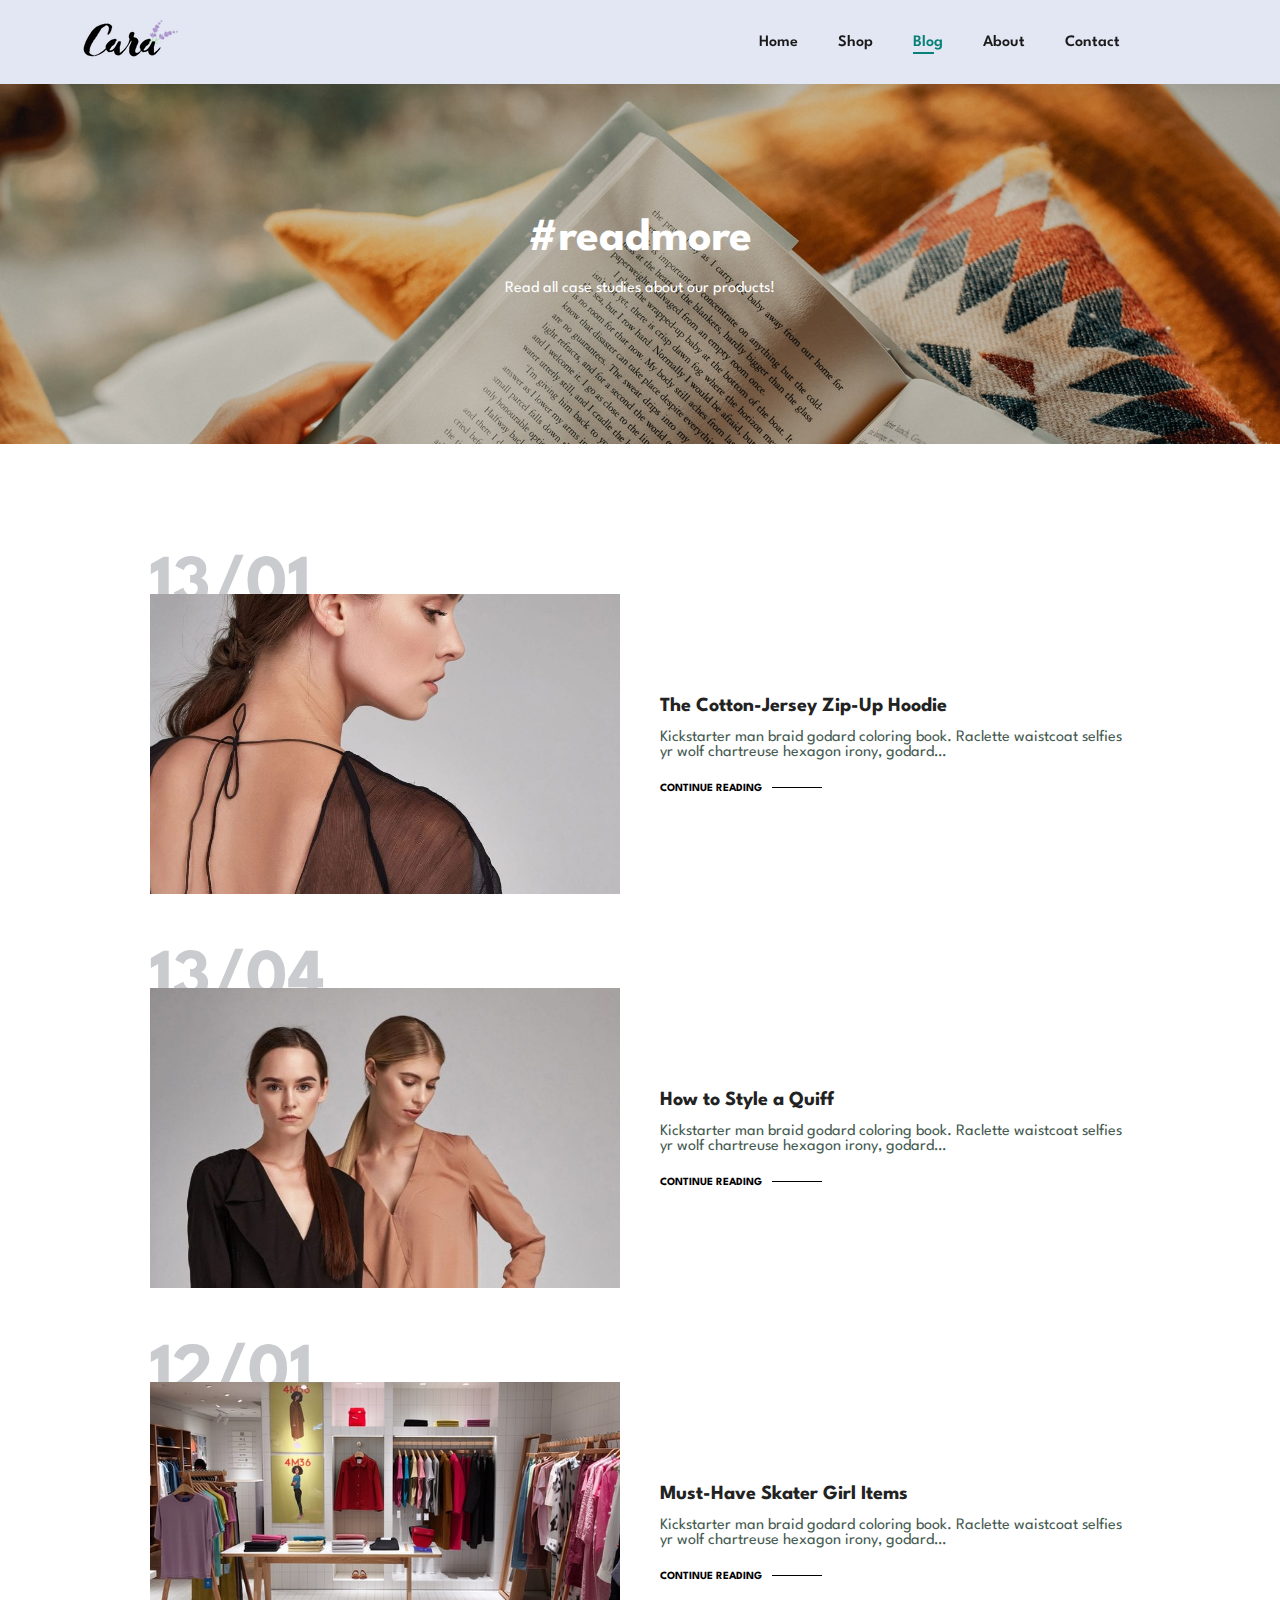
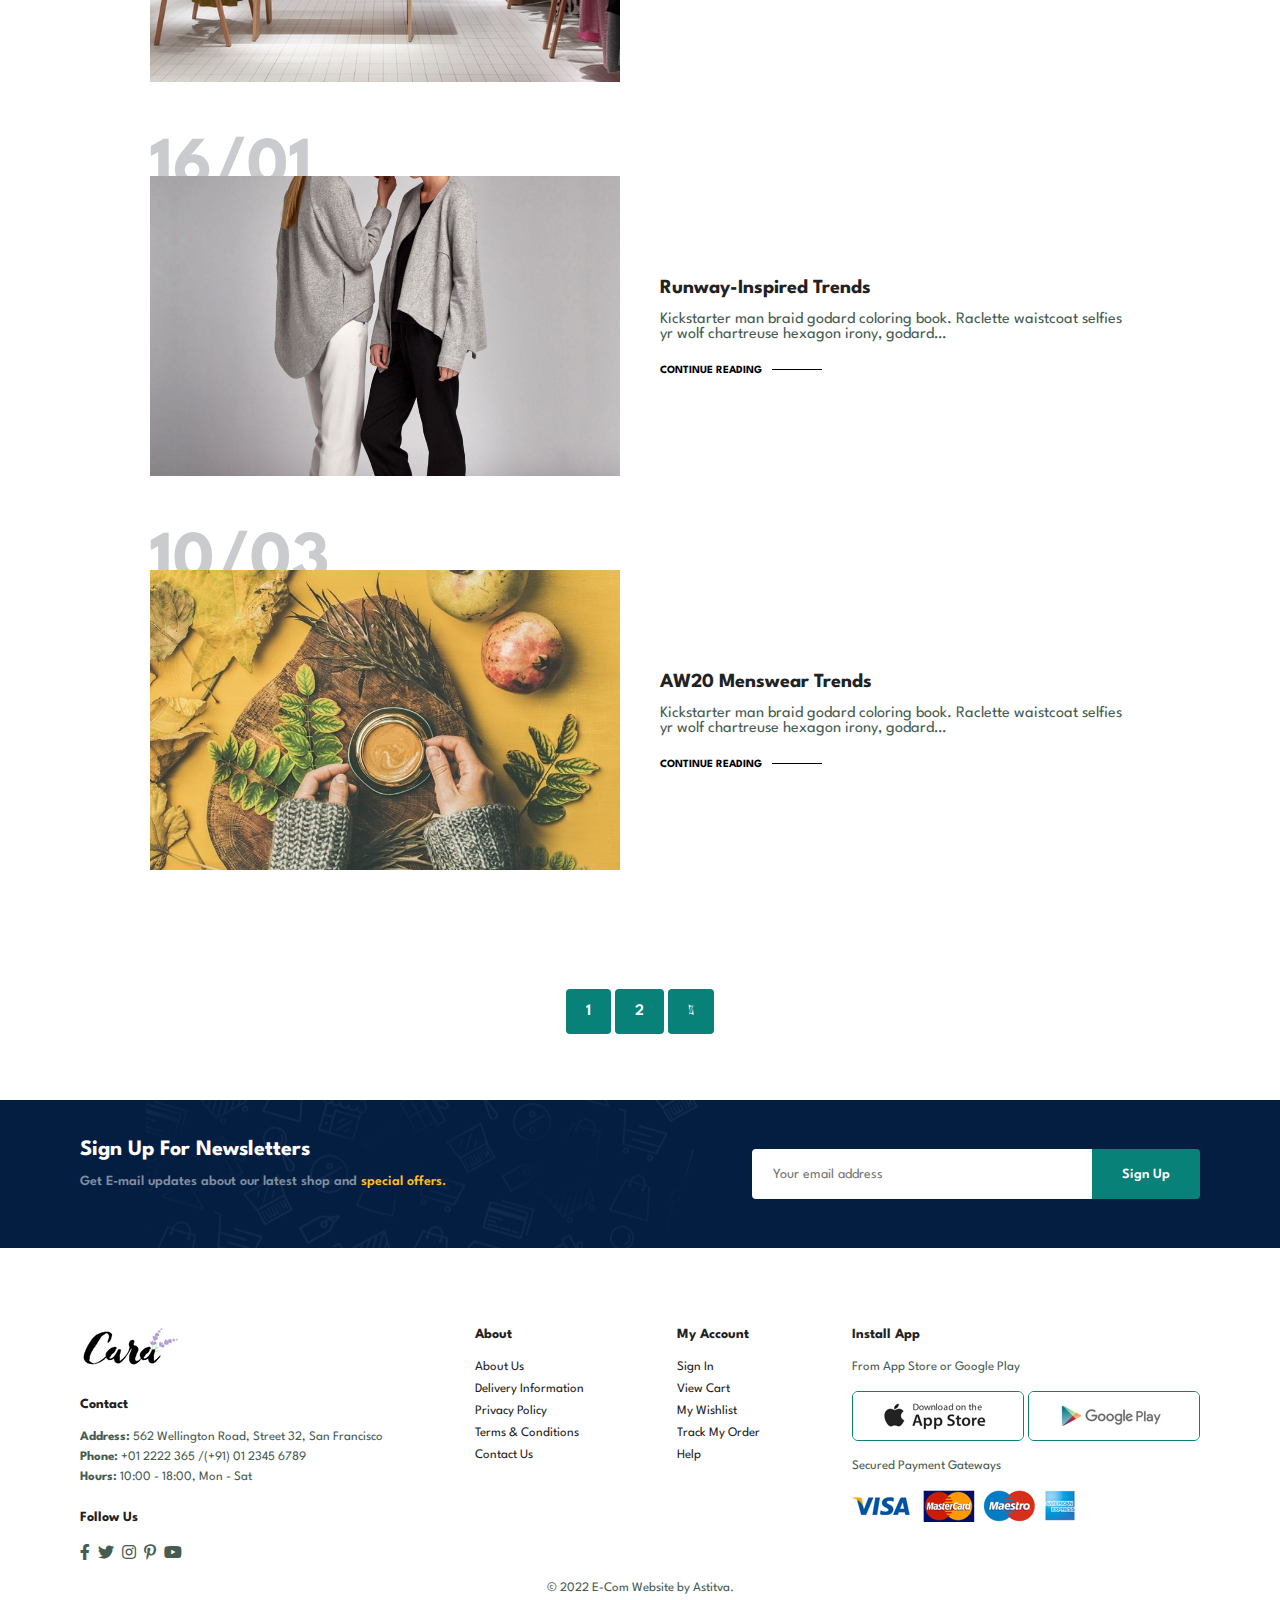
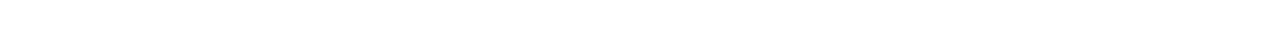
<file: blog.html>
<!DOCTYPE html>
<html lang="en">
  <head>
    <meta charset="UTF-8" />
    <meta http-equiv="X-UA-Compatible" content="IE=edge" />
    <meta name="viewport" content="width=device-width, initial-scale=1.0" />
    <title>Tech2etc Ecommerce Tutorial</title>
    <link
      rel="stylesheet"
      href="https://pro.fontawesome.com/releases/v5.10.0/css/all.css"
    />

    <link rel="stylesheet" href="style.css" />
  </head>

  <body>
    <section id="header">
      <a href="#"><img src="img/logo.png" class="logo" alt="" /></a>

      <div>
        <ul id="navbar">
          <li><a href="index.html">Home</a></li>
          <li><a href="shop.html">Shop</a></li>
          <li><a class="active" href="blog.html">Blog</a></li>
          <li><a href="about.html">About</a></li>
          <li><a href="contact.html">Contact</a></li>
          <li id="lg-bag">
            <a href="cart.html"><i class="far fa-shopping-bag"></i></a>
          </li>
          <a href="#" id="close"><i class="far fa-times"></i></a>
        </ul>
      </div>
      <div id="mobile">
        <a href="cart.html"><i class="far fa-shopping-bag"></i></a>
        <i id="bar" class="fas fa-outdent"></i>
      </div>
    </section>

    <section id="page-header" class="blog-header">
      <h2>#readmore</h2>

      <p>Read all case studies about our products!</p>
    </section>

    <section id="blog">
      <div class="blog-box">
        <div class="blog-img">
          <img src="img/blog/b1.jpg" alt="" />
        </div>
        <div class="blog-details">
          <h4>The Cotton-Jersey Zip-Up Hoodie</h4>
          <p>
            Kickstarter man braid godard coloring book. Raclette waistcoat
            selfies yr wolf chartreuse hexagon irony, godard…
          </p>
          <a href="#">CONTINUE READING</a>
        </div>
        <h1>13/01</h1>
      </div>
      <div class="blog-box">
        <div class="blog-img">
          <img src="img/blog/b2.jpg" alt="" />
        </div>
        <div class="blog-details">
          <h4>How to Style a Quiff</h4>
          <p>
            Kickstarter man braid godard coloring book. Raclette waistcoat
            selfies yr wolf chartreuse hexagon irony, godard…
          </p>
          <a href="#">CONTINUE READING</a>
        </div>
        <h1>13/04</h1>
      </div>
      <div class="blog-box">
        <div class="blog-img">
          <img src="img/blog/b3.jpg" alt="" />
        </div>
        <div class="blog-details">
          <h4>Must-Have Skater Girl Items</h4>
          <p>
            Kickstarter man braid godard coloring book. Raclette waistcoat
            selfies yr wolf chartreuse hexagon irony, godard…
          </p>
          <a href="#">CONTINUE READING</a>
        </div>
        <h1>12/01</h1>
      </div>
      <div class="blog-box">
        <div class="blog-img">
          <img src="img/blog/b4.jpg" alt="" />
        </div>
        <div class="blog-details">
          <h4>Runway-Inspired Trends</h4>
          <p>
            Kickstarter man braid godard coloring book. Raclette waistcoat
            selfies yr wolf chartreuse hexagon irony, godard…
          </p>
          <a href="#">CONTINUE READING</a>
        </div>
        <h1>16/01</h1>
      </div>
      <div class="blog-box">
        <div class="blog-img">
          <img src="img/blog/b6.jpg" alt="" />
        </div>
        <div class="blog-details">
          <h4>AW20 Menswear Trends</h4>
          <p>
            Kickstarter man braid godard coloring book. Raclette waistcoat
            selfies yr wolf chartreuse hexagon irony, godard…
          </p>
          <a href="#">CONTINUE READING</a>
        </div>
        <h1>10/03</h1>
      </div>
    </section>

    <section id="pagination" class="section-p1">
      <a href="#">1</a>
      <a href="#">2</a>
      <a href="#"><i class="fal fa-long-arrow-alt-right"></i></a>
    </section>

    <section id="newsletter" class="section-p1 section-m1">
      <div class="newstext">
        <h4>Sign Up For Newsletters</h4>
        <p>
          Get E-mail updates about our latest shop and
          <span>special offers.</span>
        </p>
      </div>
      <div class="form">
        <input type="text" placeholder="Your email address" />
        <button class="normal">Sign Up</button>
      </div>
    </section>

    <footer class="section-p1">
      <div class="col">
        <img class="logo" src="img/logo.png" alt="" />
        <h4>Contact</h4>
        <p>
          <strong>Address: </strong> 562 Wellington Road, Street 32, San
          Francisco
        </p>
        <p><strong>Phone:</strong> +01 2222 365 /(+91) 01 2345 6789</p>
        <p><strong>Hours:</strong> 10:00 - 18:00, Mon - Sat</p>
        <div class="follow">
          <h4>Follow Us</h4>
          <div class="icon">
            <i class="fab fa-facebook-f"></i>
            <i class="fab fa-twitter"></i>
            <i class="fab fa-instagram"></i>
            <i class="fab fa-pinterest-p"></i>
            <i class="fab fa-youtube"></i>
          </div>
        </div>
      </div>

      <div class="col">
        <h4>About</h4>
        <a href="#">About Us</a>
        <a href="#">Delivery Information</a>
        <a href="#">Privacy Policy</a>
        <a href="#">Terms & Conditions</a>
        <a href="#">Contact Us</a>
      </div>

      <div class="col">
        <h4>My Account</h4>
        <a href="#">Sign In</a>
        <a href="#">View Cart</a>
        <a href="#">My Wishlist</a>
        <a href="#">Track My Order</a>
        <a href="#">Help</a>
      </div>

      <div class="col install">
        <h4>Install App</h4>
        <p>From App Store or Google Play</p>
        <div class="row">
          <img src="img/pay/app.jpg" alt="" />
          <img src="img/pay/play.jpg" alt="" />
        </div>
        <p>Secured Payment Gateways</p>
        <img src="img/pay/pay.png" alt="" />
      </div>

      <div class="copyright">
        <p>© 2022 E-Com Website by Astitva.</p>
      </div>
    </footer>

    <script src="script.js"></script>
  </body>
</html>
</file>
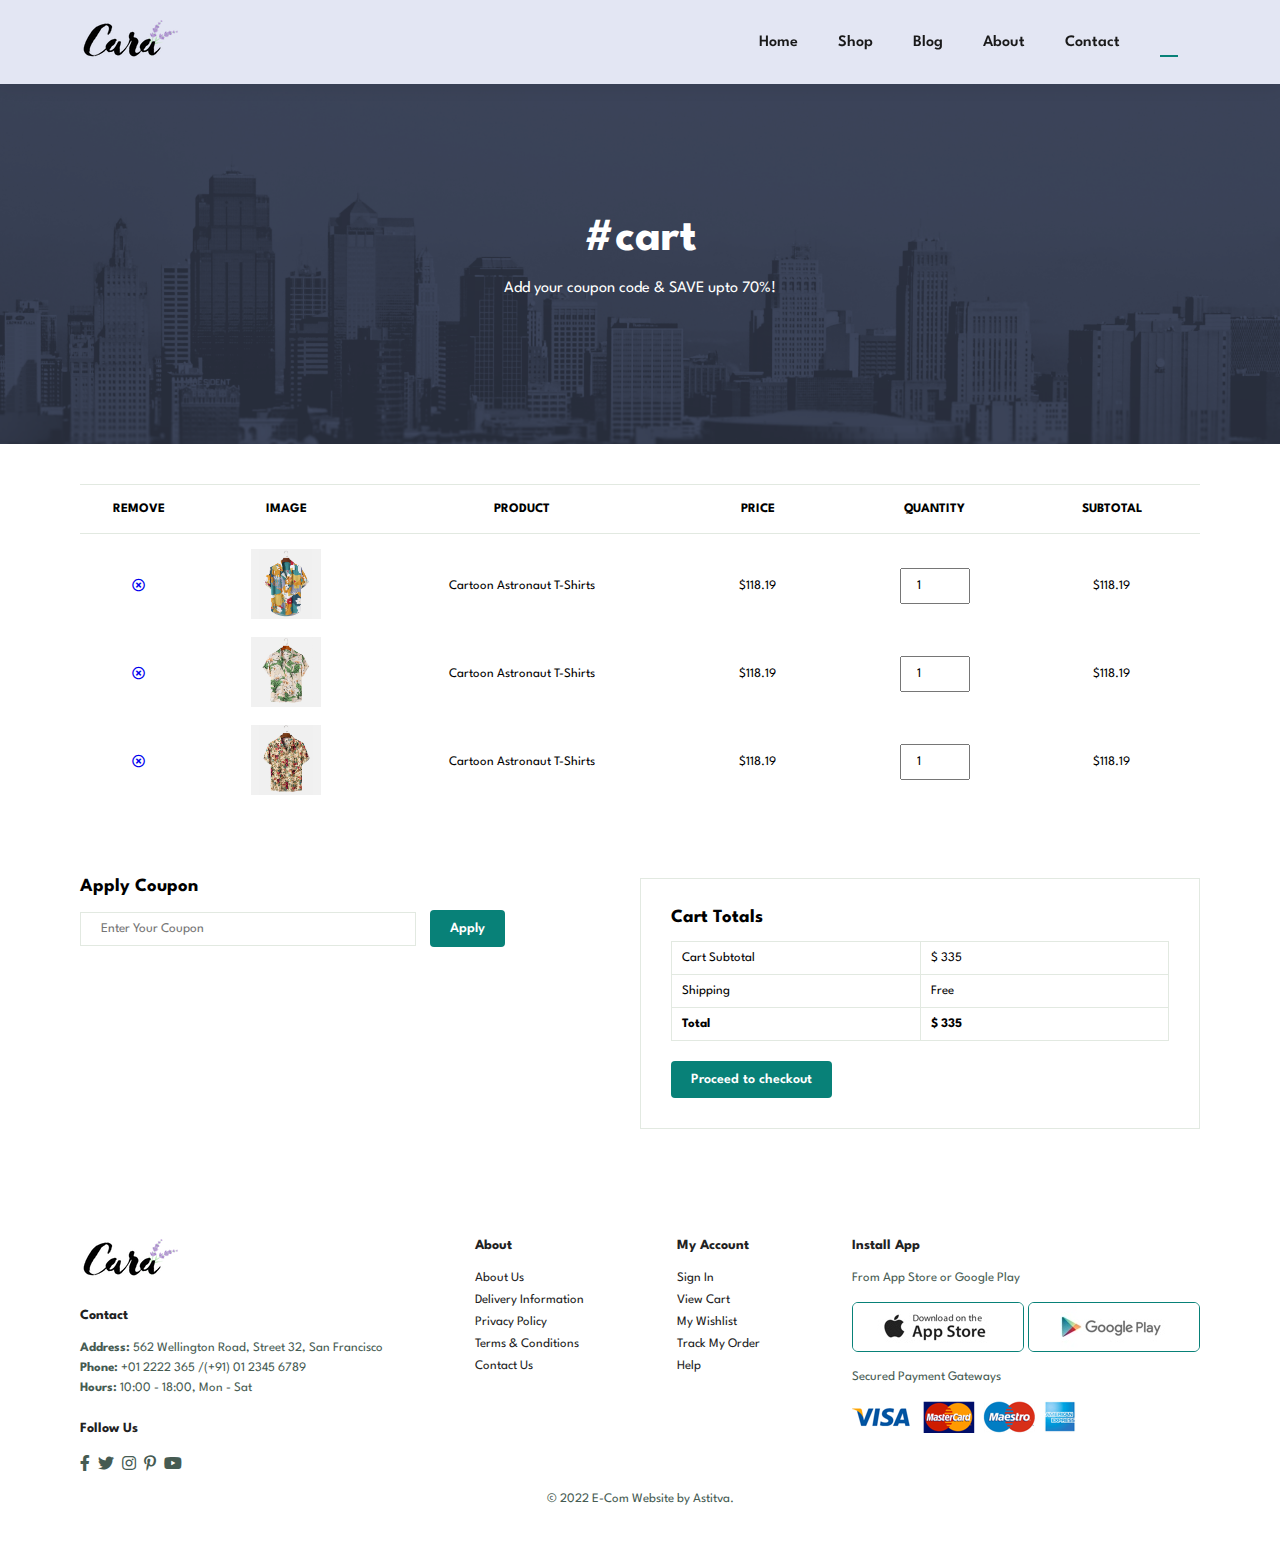
<file: cart.html>
<!DOCTYPE html>
<html lang="en">
  <head>
    <meta charset="UTF-8" />
    <meta http-equiv="X-UA-Compatible" content="IE=edge" />
    <meta name="viewport" content="width=device-width, initial-scale=1.0" />
    <title>Document</title>

    <link
      rel="stylesheet"
      href="https://pro.fontawesome.com/releases/v5.10.0/css/all.css"
    />

    <link rel="stylesheet" href="style.css" />
  </head>

  <body>
    <section id="header">
      <a href="#"><img src="img/logo.png" class="logo" alt="" /></a>
      <div>
        <ul id="navbar">
          <li><a href="index.html">Home</a></li>
          <li><a href="shop.html">Shop</a></li>
          <li><a href="blog.html">Blog</a></li>
          <li><a href="about.html">About</a></li>
          <li><a href="contact.html">Contact</a></li>
          <li id="lg-bag">
            <a href="#" class="active"><i class="far fa-shopping-bag"></i></a>
          </li>
          <a id="close" href="#"><i class="far fa-times"></i></a>
        </ul>
      </div>
      <div id="mobile">
        <a href="cart.html"><i class="far fa-shopping-bag"></i></a>
        <i id="bar" class="fas fa-outdent"></i>
      </div>
    </section>

    <section id="page-header" class="about-header">
      <h2>#cart</h2>
      <p>Add your coupon code & SAVE upto 70%!</p>
    </section>

    <section id="cart" class="section-p1">
      <table width="100%">
        <thead>
          <tr>
            <td>Remove</td>
            <td>Image</td>
            <td>Product</td>
            <td>Price</td>
            <td>Quantity</td>
            <td>Subtotal</td>
          </tr>
        </thead>

        <tbody>
          <tr>
            <td>
              <a href="#"><i class="far fa-times-circle"></i></a>
            </td>
            <td><img src="img/products/f1.jpg" alt="" /></td>
            <td>Cartoon Astronaut T-Shirts</td>
            <td>$118.19</td>
            <td><input type="number" value="1" name="" id="" /></td>
            <td>$118.19</td>
          </tr>
          <tr>
            <td>
              <a href="#"><i class="far fa-times-circle"></i></a>
            </td>
            <td><img src="img/products/f2.jpg" alt="" /></td>
            <td>Cartoon Astronaut T-Shirts</td>
            <td>$118.19</td>
            <td><input type="number" value="1" name="" id="" /></td>
            <td>$118.19</td>
          </tr>
          <tr>
            <td>
              <a href="#"><i class="far fa-times-circle"></i></a>
            </td>
            <td><img src="img/products/f3.jpg" alt="" /></td>
            <td>Cartoon Astronaut T-Shirts</td>
            <td>$118.19</td>
            <td><input type="number" value="1" name="" id="" /></td>
            <td>$118.19</td>
          </tr>
        </tbody>
      </table>
    </section>

    <section id="cart-add" class="section-p1">
      <div id="cuopon">
        <h3>Apply Coupon</h3>
        <div>
          <input type="text" name="" id="" placeholder="Enter Your Coupon" />
          <button class="normal">Apply</button>
        </div>
      </div>

      <div id="subtotal">
        <h3>Cart Totals</h3>
        <table>
          <tr>
            <td>Cart Subtotal</td>
            <td>$ 335</td>
          </tr>
          <tr>
            <td>Shipping</td>
            <td>Free</td>
          </tr>
          <tr>
            <td><strong>Total</strong></td>
            <td><strong>$ 335</strong></td>
          </tr>
        </table>
        <button class="normal">Proceed to checkout</button>
      </div>
    </section>

    <footer class="section-p1">
      <div class="col">
        <img class="logo" src="img/logo.png" alt="" />
        <h4>Contact</h4>
        <p>
          <strong>Address:</strong> 562 Wellington Road, Street 32, San
          Francisco
        </p>
        <p><strong>Phone:</strong> +01 2222 365 /(+91) 01 2345 6789</p>
        <p><strong>Hours:</strong> 10:00 - 18:00, Mon - Sat</p>
        <div class="follow">
          <h4>Follow Us</h4>
          <div class="icon">
            <i class="fab fa-facebook-f"></i>
            <i class="fab fa-twitter"></i>
            <i class="fab fa-instagram"></i>
            <i class="fab fa-pinterest-p"></i>
            <i class="fab fa-youtube"></i>
          </div>
        </div>
      </div>
      <div class="col">
        <h4>About</h4>
        <a href="#">About Us</a>
        <a href="#">Delivery Information</a>
        <a href="#">Privacy Policy</a>
        <a href="#">Terms & Conditions</a>
        <a href="#">Contact Us</a>
      </div>
      <div class="col">
        <h4>My Account</h4>
        <a href="#">Sign In</a>
        <a href="#">View Cart</a>
        <a href="#">My Wishlist</a>
        <a href="#">Track My Order</a>
        <a href="#">Help</a>
      </div>
      <div class="col install">
        <h4>Install App</h4>
        <p>From App Store or Google Play</p>
        <div class="row">
          <img src="img/pay/app.jpg" alt="" />
          <img src="img/pay/play.jpg" alt="" />
        </div>
        <p>Secured Payment Gateways</p>
        <img src="img/pay/pay.png" alt="" />
      </div>

      <div class="copyright">
        <p>© 2022 E-Com Website by Astitva.</p>
      </div>
    </footer>

    <script src="script.js"></script>
  </body>
</html>
</file>
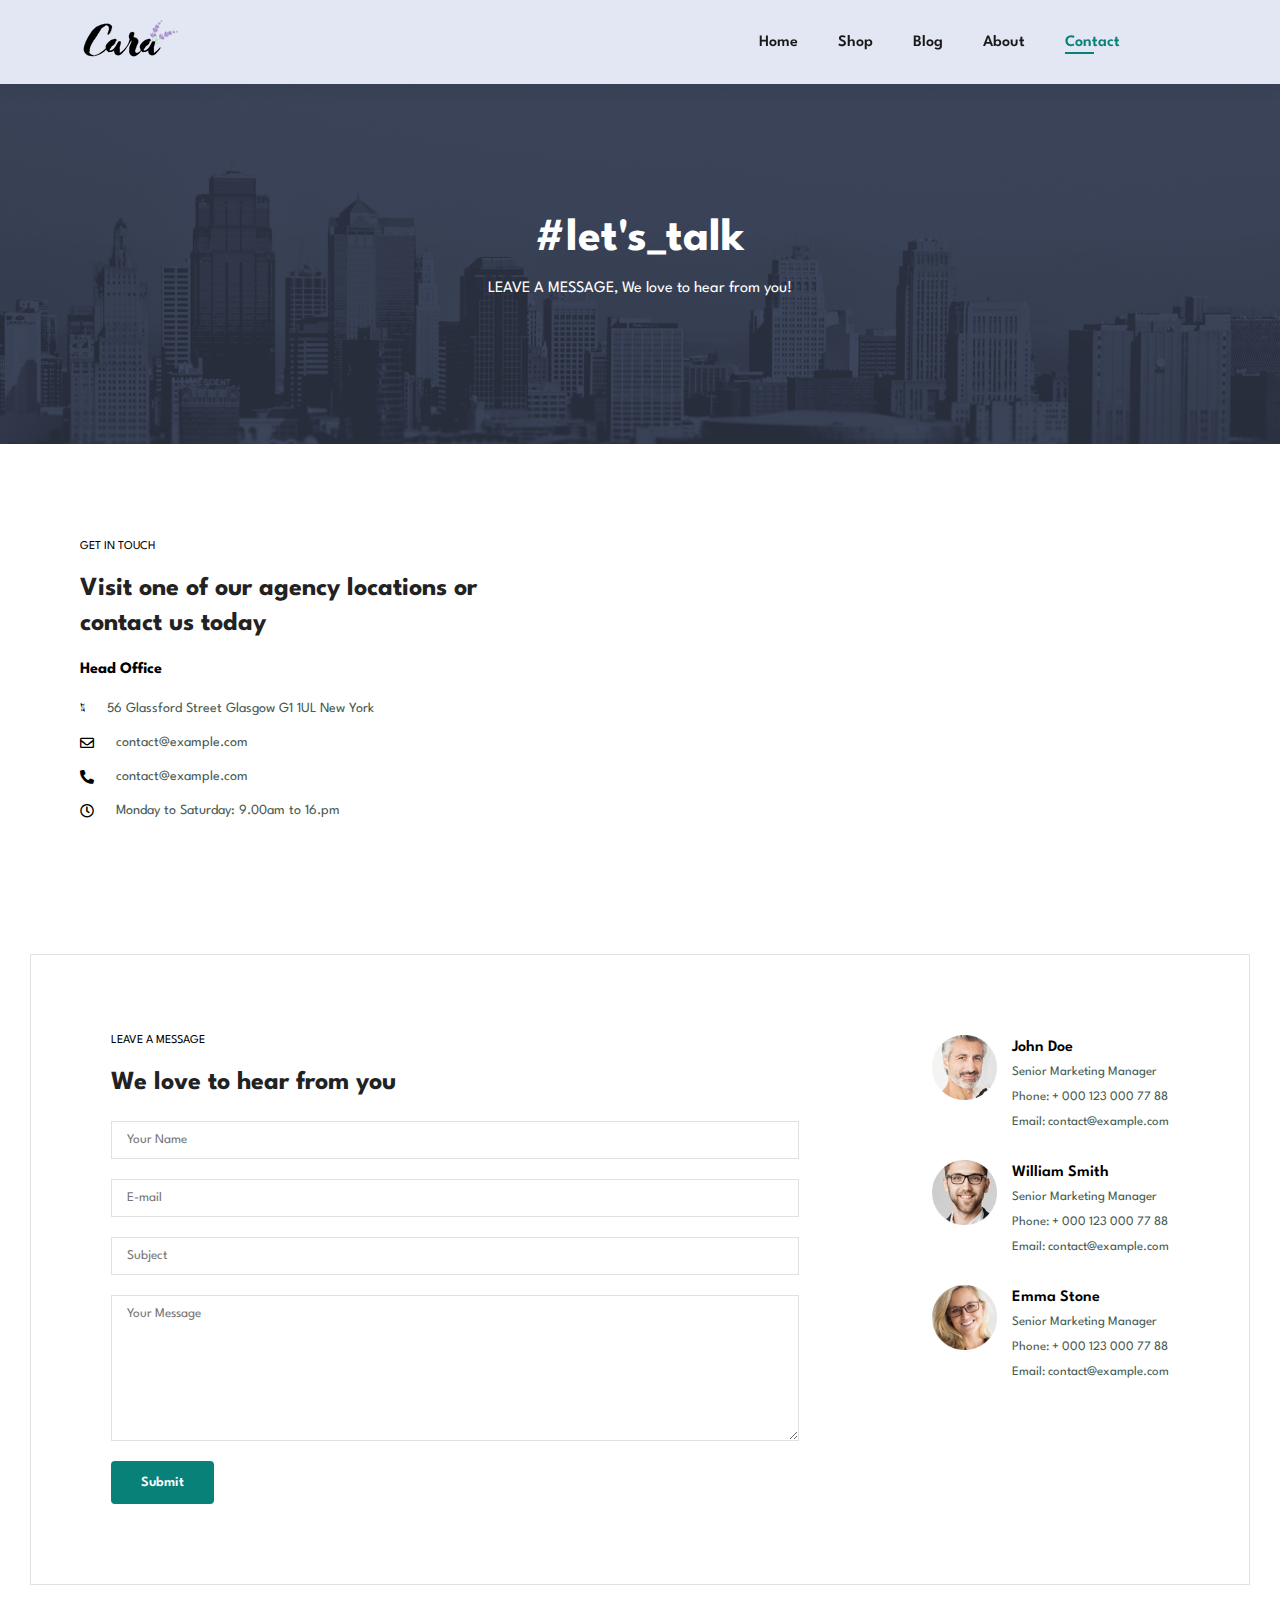
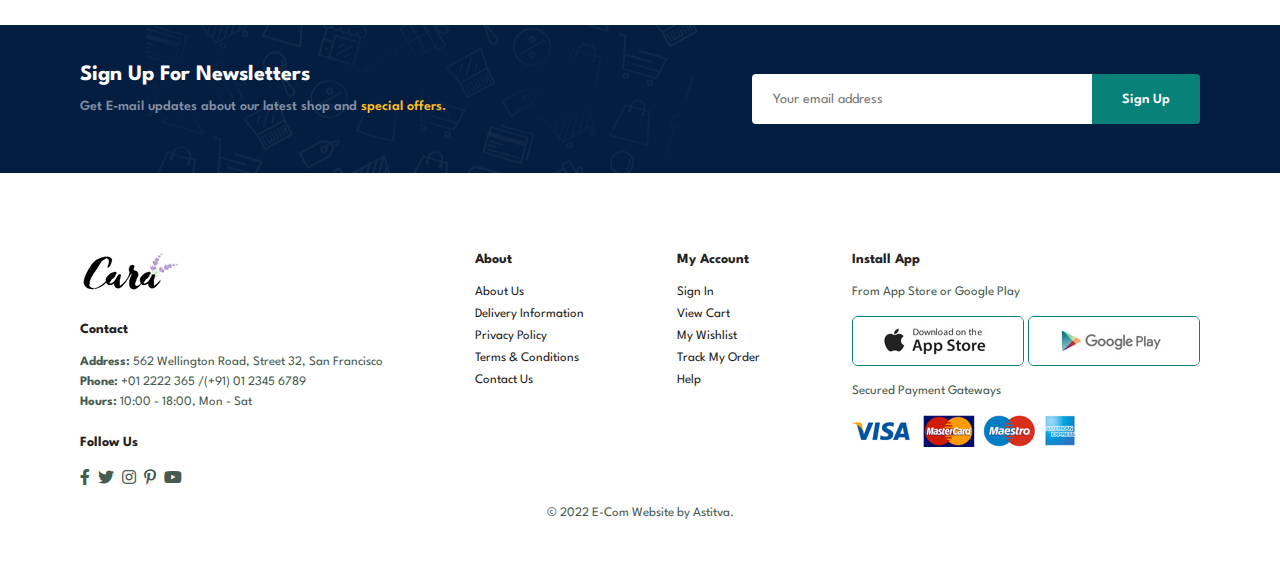
<file: contact.html>
<!DOCTYPE html>
<html lang="en">
  <head>
    <meta charset="UTF-8" />
    <meta http-equiv="X-UA-Compatible" content="IE=edge" />
    <meta name="viewport" content="width=device-width, initial-scale=1.0" />
    <title>Document</title>

    <link
      rel="stylesheet"
      href="https://pro.fontawesome.com/releases/v5.10.0/css/all.css"
    />

    <link rel="stylesheet" href="style.css" />
  </head>

  <body>
    <section id="header">
      <a href="#"><img src="img/logo.png" class="logo" alt="" /></a>
      <div>
        <ul id="navbar">
          <li><a href="index.html">Home</a></li>
          <li><a href="shop.html">Shop</a></li>
          <li><a href="blog.html">Blog</a></li>
          <li><a href="about.html">About</a></li>
          <li><a class="active" href="contact.html">Contact</a></li>
          <li id="lg-bag">
            <a href="cart.html"><i class="far fa-shopping-bag"></i></a>
          </li>
          <a id="close" href="#"><i class="far fa-times"></i></a>
        </ul>
      </div>
      <div id="mobile">
        <a href="cart.html"><i class="far fa-shopping-bag"></i></a>
        <i id="bar" class="fas fa-outdent"></i>
      </div>
    </section>

    <section id="page-header" class="about-header">
      <h2>#let's_talk</h2>
      <p>LEAVE A MESSAGE, We love to hear from you!</p>
    </section>

    <section id="contact-details" class="section-p1">
      <div class="details">
        <span>GET IN TOUCH</span>
        <h2>Visit one of our agency locations or contact us today</h2>
        <h3>Head Office</h3>
        <div>
          <li>
            <i class="fal fa-map"></i>
            <p>56 Glassford Street Glasgow G1 1UL New York</p>
          </li>
          <li>
            <i class="far fa-envelope"></i>
            <p>contact@example.com</p>
          </li>
          <li>
            <i class="fas fa-phone-alt"></i>
            <p>contact@example.com</p>
          </li>
          <li>
            <i class="far fa-clock"></i>
            <p>Monday to Saturday: 9.00am to 16.pm</p>
          </li>
        </div>
      </div>

      <div class="map">
        <iframe
          src="https://www.google.com/maps/embed?pb=!1m18!1m12!1m3!1d2469.8088025254456!2d-1.256555484681452!3d51.754819700404106!2m3!1f0!2f0!3f0!3m2!1i1024!2i768!4f13.1!3m3!1m2!1s0x4876c6a9ef8c485b%3A0xd2ff1883a001afed!2sUniversity%20of%20Oxford!5e0!3m2!1sen!2sbd!4v1637232208485!5m2!1sen!2sbd"
          width="600"
          height="450"
          style="border: 0"
          allowfullscreen=""
          loading="lazy"
        ></iframe>
      </div>
    </section>

    <section id="form-details">
      <form action="">
        <span>LEAVE A MESSAGE</span>
        <h2>We love to hear from you</h2>
        <input type="text" name="" id="" placeholder="Your Name" />
        <input type="text" name="" id="" placeholder="E-mail" />
        <input type="text" name="" id="" placeholder="Subject" />
        <textarea
          name=""
          id=""
          cols="30"
          rows="10"
          placeholder="Your Message"
        ></textarea>
        <button class="normal">Submit</button>
      </form>

      <div class="people">
        <div>
          <img src="img/people/1.png" alt="" />
          <p>
            <span>John Doe </span> Senior Marketing Manager <br />
            Phone: + 000 123 000 77 88 <br />
            Email: contact@example.com
          </p>
        </div>
        <div>
          <img src="img/people/2.png" alt="" />
          <p>
            <span>William Smith</span> Senior Marketing Manager <br />
            Phone: + 000 123 000 77 88 <br />
            Email: contact@example.com
          </p>
        </div>
        <div>
          <img src="img/people/3.png" alt="" />
          <p>
            <span>Emma Stone</span> Senior Marketing Manager <br />
            Phone: + 000 123 000 77 88 <br />
            Email: contact@example.com
          </p>
        </div>
      </div>
    </section>

    <section id="newsletter" class="section-m1 section-p1">
      <div class="newstext">
        <h4>Sign Up For Newsletters</h4>
        <p>
          Get E-mail updates about our latest shop and
          <span>special offers.</span>
        </p>
      </div>
      <div class="form">
        <input type="text" name="" placeholder="Your email address" id="" />
        <button class="normal">Sign Up</button>
      </div>
    </section>

    <footer class="section-p1">
      <div class="col">
        <img class="logo" src="img/logo.png" alt="" />
        <h4>Contact</h4>
        <p>
          <strong>Address:</strong> 562 Wellington Road, Street 32, San
          Francisco
        </p>
        <p><strong>Phone:</strong> +01 2222 365 /(+91) 01 2345 6789</p>
        <p><strong>Hours:</strong> 10:00 - 18:00, Mon - Sat</p>
        <div class="follow">
          <h4>Follow Us</h4>
          <div class="icon">
            <i class="fab fa-facebook-f"></i>
            <i class="fab fa-twitter"></i>
            <i class="fab fa-instagram"></i>
            <i class="fab fa-pinterest-p"></i>
            <i class="fab fa-youtube"></i>
          </div>
        </div>
      </div>
      <div class="col">
        <h4>About</h4>
        <a href="#">About Us</a>
        <a href="#">Delivery Information</a>
        <a href="#">Privacy Policy</a>
        <a href="#">Terms & Conditions</a>
        <a href="#">Contact Us</a>
      </div>
      <div class="col">
        <h4>My Account</h4>
        <a href="#">Sign In</a>
        <a href="#">View Cart</a>
        <a href="#">My Wishlist</a>
        <a href="#">Track My Order</a>
        <a href="#">Help</a>
      </div>
      <div class="col install">
        <h4>Install App</h4>
        <p>From App Store or Google Play</p>
        <div class="row">
          <img src="img/pay/app.jpg" alt="" />
          <img src="img/pay/play.jpg" alt="" />
        </div>
        <p>Secured Payment Gateways</p>
        <img src="img/pay/pay.png" alt="" />
      </div>

      <div class="copyright">
        <p>© 2022 E-Com Website by Astitva.</p>
      </div>
    </footer>

    <script src="script.js"></script>
  </body>
</html>
</file>
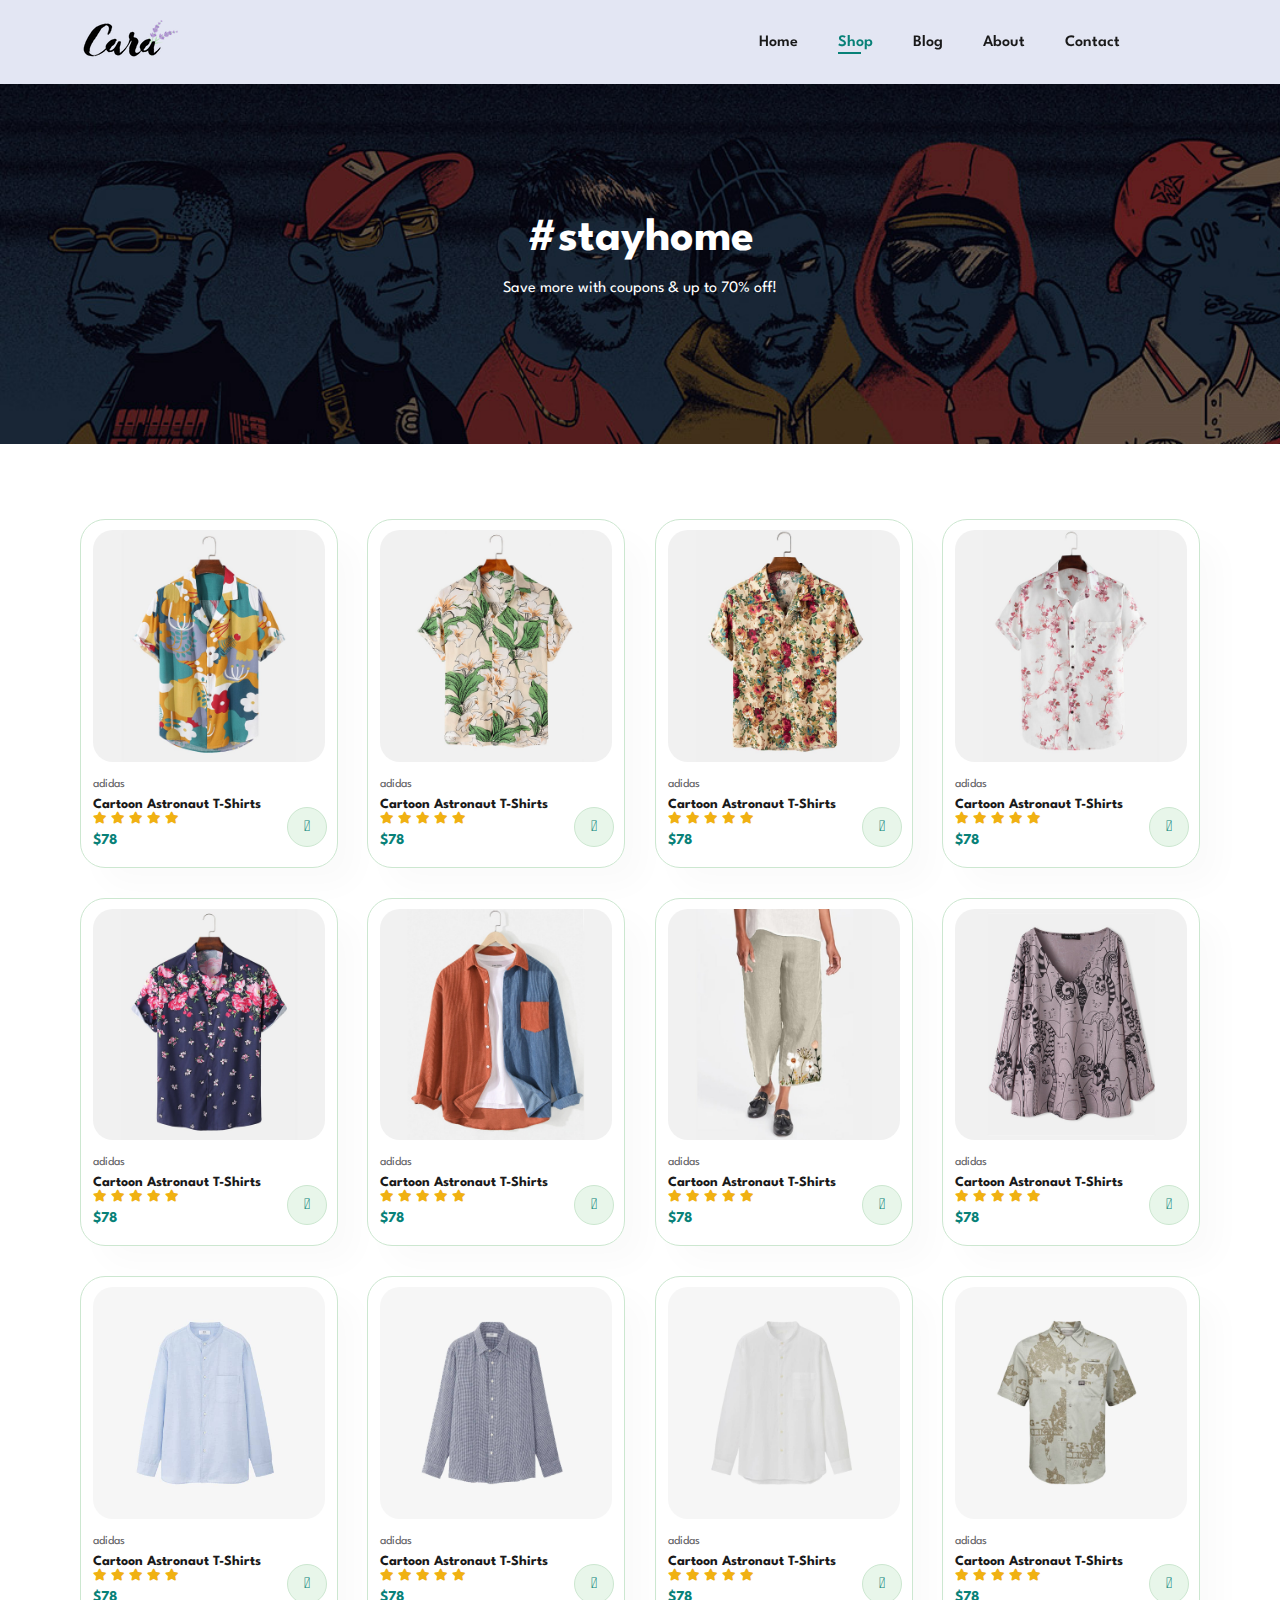
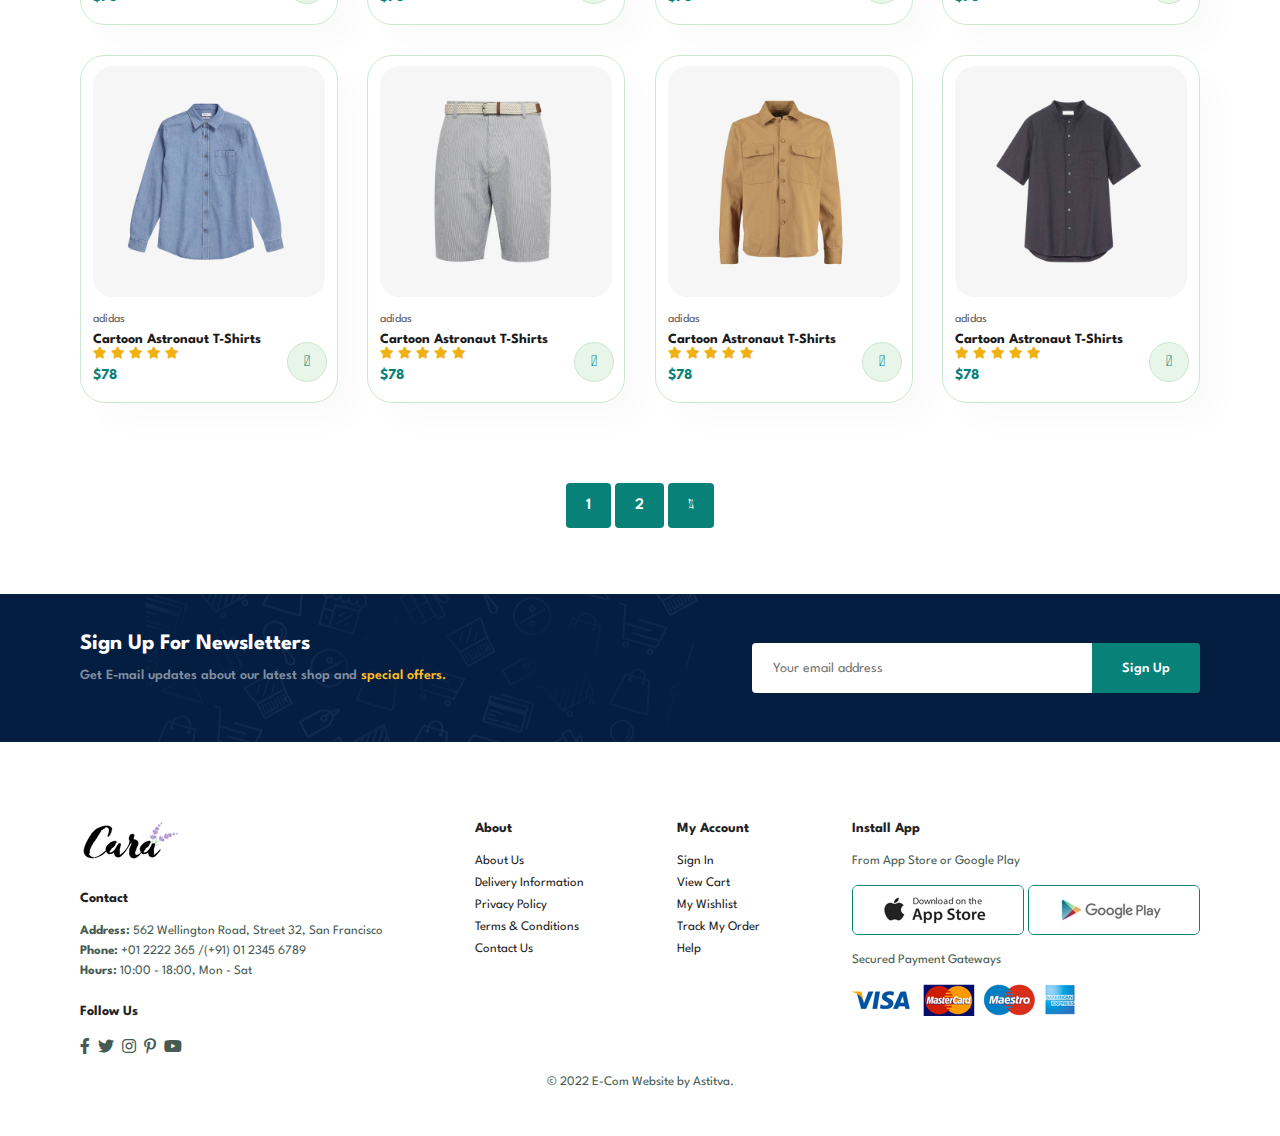
<file: shop.html>
<!DOCTYPE html>
<html lang="en">
  <head>
    <meta charset="UTF-8" />
    <meta http-equiv="X-UA-Compatible" content="IE=edge" />
    <meta name="viewport" content="width=device-width, initial-scale=1.0" />
    <title>E-Com Website by Astitva</title>
    <link
      rel="stylesheet"
      href="https://pro.fontawesome.com/releases/v5.10.0/css/all.css"
    />

    <link rel="stylesheet" href="style.css" />
  </head>

  <body>
    <section id="header">
      <a href="#"><img src="img/logo.png" class="logo" alt="" /></a>

      <div>
        <ul id="navbar">
          <li><a href="index.html">Home</a></li>
          <li><a class="active" href="shop.html">Shop</a></li>
          <li><a href="blog.html">Blog</a></li>
          <li><a href="about.html">About</a></li>
          <li><a href="contact.html">Contact</a></li>
          <li id="lg-bag">
            <a href="cart.html"><i class="far fa-shopping-bag"></i></a>
          </li>
          <a href="#" id="close"><i class="far fa-times"></i></a>
        </ul>
      </div>
      <div id="mobile">
        <a href="cart.html"><i class="far fa-shopping-bag"></i></a>
        <i id="bar" class="fas fa-outdent"></i>
      </div>
    </section>

    <section id="page-header">
      <h2>#stayhome</h2>

      <p>Save more with coupons & up to 70% off!</p>
    </section>

    <section id="product1" class="section-p1">
      <div class="pro-container">
        <div class="pro" onclick="window.location.href='sproduct.html';">
          <img src="img/products/f1.jpg" alt="" />
          <div class="des">
            <span>adidas</span>
            <h5>Cartoon Astronaut T-Shirts</h5>
            <div class="star">
              <i class="fas fa-star"></i>
              <i class="fas fa-star"></i>
              <i class="fas fa-star"></i>
              <i class="fas fa-star"></i>
              <i class="fas fa-star"></i>
            </div>
            <h4>$78</h4>
          </div>
          <a href="#"><i class="fal fa-shopping-cart cart"></i></a>
        </div>
        <div class="pro">
          <img src="img/products/f2.jpg" alt="" />
          <div class="des">
            <span>adidas</span>
            <h5>Cartoon Astronaut T-Shirts</h5>
            <div class="star">
              <i class="fas fa-star"></i>
              <i class="fas fa-star"></i>
              <i class="fas fa-star"></i>
              <i class="fas fa-star"></i>
              <i class="fas fa-star"></i>
            </div>
            <h4>$78</h4>
          </div>
          <a href="#"><i class="fal fa-shopping-cart cart"></i></a>
        </div>
        <div class="pro">
          <img src="img/products/f3.jpg" alt="" />
          <div class="des">
            <span>adidas</span>
            <h5>Cartoon Astronaut T-Shirts</h5>
            <div class="star">
              <i class="fas fa-star"></i>
              <i class="fas fa-star"></i>
              <i class="fas fa-star"></i>
              <i class="fas fa-star"></i>
              <i class="fas fa-star"></i>
            </div>
            <h4>$78</h4>
          </div>
          <a href="#"><i class="fal fa-shopping-cart cart"></i></a>
        </div>
        <div class="pro">
          <img src="img/products/f4.jpg" alt="" />
          <div class="des">
            <span>adidas</span>
            <h5>Cartoon Astronaut T-Shirts</h5>
            <div class="star">
              <i class="fas fa-star"></i>
              <i class="fas fa-star"></i>
              <i class="fas fa-star"></i>
              <i class="fas fa-star"></i>
              <i class="fas fa-star"></i>
            </div>
            <h4>$78</h4>
          </div>
          <a href="#"><i class="fal fa-shopping-cart cart"></i></a>
        </div>
        <div class="pro">
          <img src="img/products/f5.jpg" alt="" />
          <div class="des">
            <span>adidas</span>
            <h5>Cartoon Astronaut T-Shirts</h5>
            <div class="star">
              <i class="fas fa-star"></i>
              <i class="fas fa-star"></i>
              <i class="fas fa-star"></i>
              <i class="fas fa-star"></i>
              <i class="fas fa-star"></i>
            </div>
            <h4>$78</h4>
          </div>
          <a href="#"><i class="fal fa-shopping-cart cart"></i></a>
        </div>
        <div class="pro">
          <img src="img/products/f6.jpg" alt="" />
          <div class="des">
            <span>adidas</span>
            <h5>Cartoon Astronaut T-Shirts</h5>
            <div class="star">
              <i class="fas fa-star"></i>
              <i class="fas fa-star"></i>
              <i class="fas fa-star"></i>
              <i class="fas fa-star"></i>
              <i class="fas fa-star"></i>
            </div>
            <h4>$78</h4>
          </div>
          <a href="#"><i class="fal fa-shopping-cart cart"></i></a>
        </div>
        <div class="pro">
          <img src="img/products/f7.jpg" alt="" />
          <div class="des">
            <span>adidas</span>
            <h5>Cartoon Astronaut T-Shirts</h5>
            <div class="star">
              <i class="fas fa-star"></i>
              <i class="fas fa-star"></i>
              <i class="fas fa-star"></i>
              <i class="fas fa-star"></i>
              <i class="fas fa-star"></i>
            </div>
            <h4>$78</h4>
          </div>
          <a href="#"><i class="fal fa-shopping-cart cart"></i></a>
        </div>
        <div class="pro">
          <img src="img/products/f8.jpg" alt="" />
          <div class="des">
            <span>adidas</span>
            <h5>Cartoon Astronaut T-Shirts</h5>
            <div class="star">
              <i class="fas fa-star"></i>
              <i class="fas fa-star"></i>
              <i class="fas fa-star"></i>
              <i class="fas fa-star"></i>
              <i class="fas fa-star"></i>
            </div>
            <h4>$78</h4>
          </div>
          <a href="#"><i class="fal fa-shopping-cart cart"></i></a>
        </div>

        <div class="pro">
          <img src="img/products/n1.jpg" alt="" />
          <div class="des">
            <span>adidas</span>
            <h5>Cartoon Astronaut T-Shirts</h5>
            <div class="star">
              <i class="fas fa-star"></i>
              <i class="fas fa-star"></i>
              <i class="fas fa-star"></i>
              <i class="fas fa-star"></i>
              <i class="fas fa-star"></i>
            </div>
            <h4>$78</h4>
          </div>
          <a href="#"><i class="fal fa-shopping-cart cart"></i></a>
        </div>
        <div class="pro">
          <img src="img/products/n2.jpg" alt="" />
          <div class="des">
            <span>adidas</span>
            <h5>Cartoon Astronaut T-Shirts</h5>
            <div class="star">
              <i class="fas fa-star"></i>
              <i class="fas fa-star"></i>
              <i class="fas fa-star"></i>
              <i class="fas fa-star"></i>
              <i class="fas fa-star"></i>
            </div>
            <h4>$78</h4>
          </div>
          <a href="#"><i class="fal fa-shopping-cart cart"></i></a>
        </div>
        <div class="pro">
          <img src="img/products/n3.jpg" alt="" />
          <div class="des">
            <span>adidas</span>
            <h5>Cartoon Astronaut T-Shirts</h5>
            <div class="star">
              <i class="fas fa-star"></i>
              <i class="fas fa-star"></i>
              <i class="fas fa-star"></i>
              <i class="fas fa-star"></i>
              <i class="fas fa-star"></i>
            </div>
            <h4>$78</h4>
          </div>
          <a href="#"><i class="fal fa-shopping-cart cart"></i></a>
        </div>
        <div class="pro">
          <img src="img/products/n4.jpg" alt="" />
          <div class="des">
            <span>adidas</span>
            <h5>Cartoon Astronaut T-Shirts</h5>
            <div class="star">
              <i class="fas fa-star"></i>
              <i class="fas fa-star"></i>
              <i class="fas fa-star"></i>
              <i class="fas fa-star"></i>
              <i class="fas fa-star"></i>
            </div>
            <h4>$78</h4>
          </div>
          <a href="#"><i class="fal fa-shopping-cart cart"></i></a>
        </div>
        <div class="pro">
          <img src="img/products/n5.jpg" alt="" />
          <div class="des">
            <span>adidas</span>
            <h5>Cartoon Astronaut T-Shirts</h5>
            <div class="star">
              <i class="fas fa-star"></i>
              <i class="fas fa-star"></i>
              <i class="fas fa-star"></i>
              <i class="fas fa-star"></i>
              <i class="fas fa-star"></i>
            </div>
            <h4>$78</h4>
          </div>
          <a href="#"><i class="fal fa-shopping-cart cart"></i></a>
        </div>
        <div class="pro">
          <img src="img/products/n6.jpg" alt="" />
          <div class="des">
            <span>adidas</span>
            <h5>Cartoon Astronaut T-Shirts</h5>
            <div class="star">
              <i class="fas fa-star"></i>
              <i class="fas fa-star"></i>
              <i class="fas fa-star"></i>
              <i class="fas fa-star"></i>
              <i class="fas fa-star"></i>
            </div>
            <h4>$78</h4>
          </div>
          <a href="#"><i class="fal fa-shopping-cart cart"></i></a>
        </div>
        <div class="pro">
          <img src="img/products/n7.jpg" alt="" />
          <div class="des">
            <span>adidas</span>
            <h5>Cartoon Astronaut T-Shirts</h5>
            <div class="star">
              <i class="fas fa-star"></i>
              <i class="fas fa-star"></i>
              <i class="fas fa-star"></i>
              <i class="fas fa-star"></i>
              <i class="fas fa-star"></i>
            </div>
            <h4>$78</h4>
          </div>
          <a href="#"><i class="fal fa-shopping-cart cart"></i></a>
        </div>
        <div class="pro">
          <img src="img/products/n8.jpg" alt="" />
          <div class="des">
            <span>adidas</span>
            <h5>Cartoon Astronaut T-Shirts</h5>
            <div class="star">
              <i class="fas fa-star"></i>
              <i class="fas fa-star"></i>
              <i class="fas fa-star"></i>
              <i class="fas fa-star"></i>
              <i class="fas fa-star"></i>
            </div>
            <h4>$78</h4>
          </div>
          <a href="#"><i class="fal fa-shopping-cart cart"></i></a>
        </div>
      </div>
    </section>

    <section id="pagination" class="section-p1">
      <a href="#">1</a>
      <a href="#">2</a>
      <a href="#"><i class="fal fa-long-arrow-alt-right"></i></a>
    </section>

    <section id="newsletter" class="section-p1 section-m1">
      <div class="newstext">
        <h4>Sign Up For Newsletters</h4>
        <p>
          Get E-mail updates about our latest shop and
          <span>special offers.</span>
        </p>
      </div>
      <div class="form">
        <input type="text" placeholder="Your email address" />
        <button class="normal">Sign Up</button>
      </div>
    </section>

    <footer class="section-p1">
      <div class="col">
        <img class="logo" src="img/logo.png" alt="" />
        <h4>Contact</h4>
        <p>
          <strong>Address: </strong> 562 Wellington Road, Street 32, San
          Francisco
        </p>
        <p><strong>Phone:</strong> +01 2222 365 /(+91) 01 2345 6789</p>
        <p><strong>Hours:</strong> 10:00 - 18:00, Mon - Sat</p>
        <div class="follow">
          <h4>Follow Us</h4>
          <div class="icon">
            <i class="fab fa-facebook-f"></i>
            <i class="fab fa-twitter"></i>
            <i class="fab fa-instagram"></i>
            <i class="fab fa-pinterest-p"></i>
            <i class="fab fa-youtube"></i>
          </div>
        </div>
      </div>

      <div class="col">
        <h4>About</h4>
        <a href="#">About Us</a>
        <a href="#">Delivery Information</a>
        <a href="#">Privacy Policy</a>
        <a href="#">Terms & Conditions</a>
        <a href="#">Contact Us</a>
      </div>

      <div class="col">
        <h4>My Account</h4>
        <a href="#">Sign In</a>
        <a href="#">View Cart</a>
        <a href="#">My Wishlist</a>
        <a href="#">Track My Order</a>
        <a href="#">Help</a>
      </div>

      <div class="col install">
        <h4>Install App</h4>
        <p>From App Store or Google Play</p>
        <div class="row">
          <img src="img/pay/app.jpg" alt="" />
          <img src="img/pay/play.jpg" alt="" />
        </div>
        <p>Secured Payment Gateways</p>
        <img src="img/pay/pay.png" alt="" />
      </div>

      <div class="copyright">
        <p>© 2022 E-Com Website by Astitva.</p>
      </div>
    </footer>

    <script src="script.js"></script>
  </body>
</html>
</file>
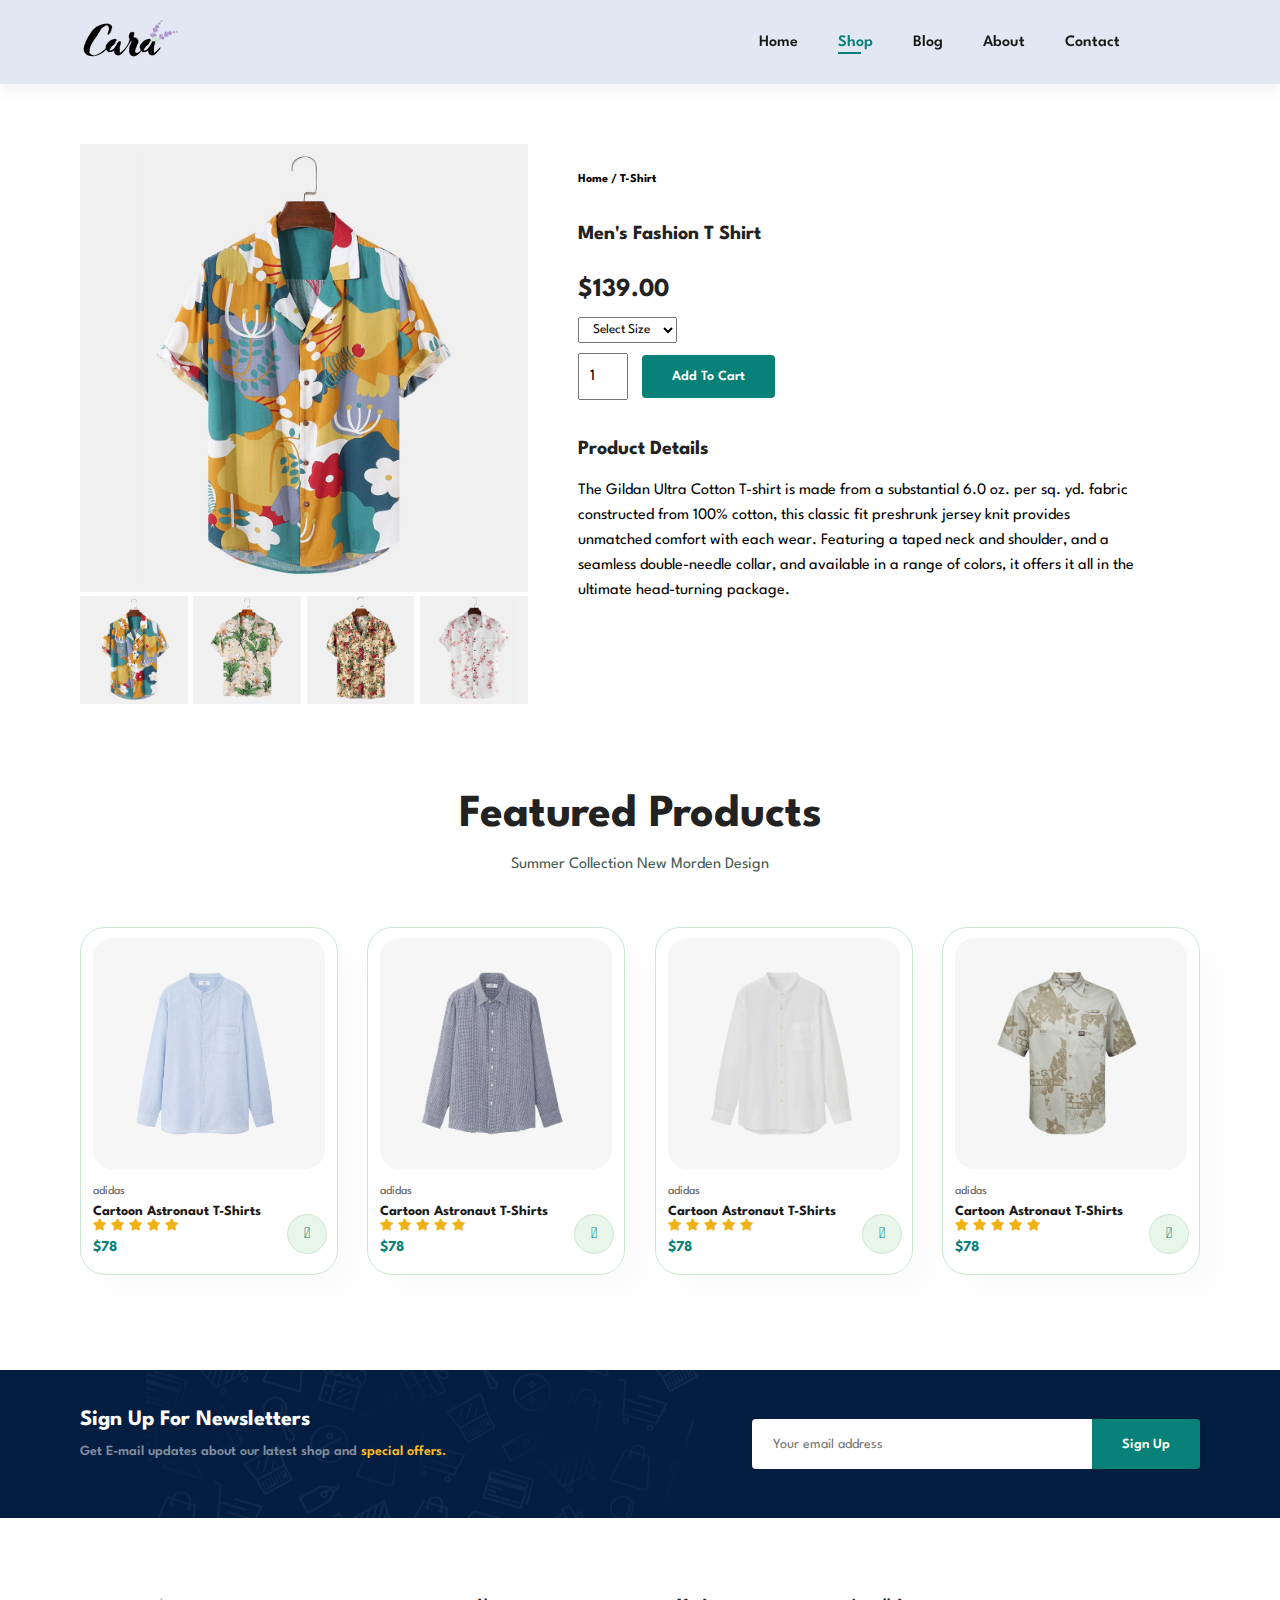
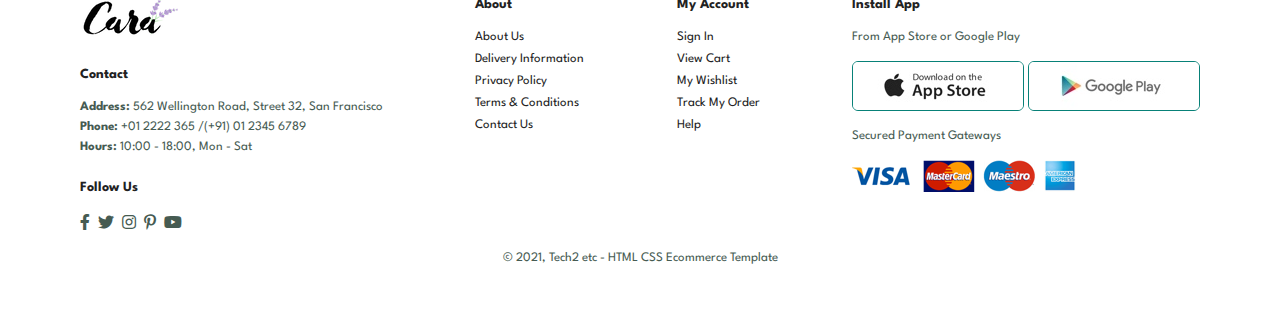
<file: sproduct.html>
<!DOCTYPE html>
<html lang="en">
  <head>
    <meta charset="UTF-8" />
    <meta http-equiv="X-UA-Compatible" content="IE=edge" />
    <meta name="viewport" content="width=device-width, initial-scale=1.0" />
    <title>E-Com Website by Astitva</title>
    <link
      rel="stylesheet"
      href="https://pro.fontawesome.com/releases/v5.10.0/css/all.css"
    />

    <link rel="stylesheet" href="style.css" />
  </head>

  <body>
    <section id="header">
      <a href="#"><img src="img/logo.png" class="logo" alt="" /></a>

      <div>
        <ul id="navbar">
          <li><a href="index.html">Home</a></li>
          <li><a class="active" href="shop.html">Shop</a></li>
          <li><a href="blog.html">Blog</a></li>
          <li><a href="about.html">About</a></li>
          <li><a href="contact.html">Contact</a></li>
          <li id="lg-bag">
            <a href="cart.html"><i class="far fa-shopping-bag"></i></a>
          </li>
          <a href="#" id="close"><i class="far fa-times"></i></a>
        </ul>
      </div>
      <div id="mobile">
        <a href="cart.html"><i class="far fa-shopping-bag"></i></a>
        <i id="bar" class="fas fa-outdent"></i>
      </div>
    </section>

    <section id="prodetails" class="section-p1">
      <div class="single-pro-image">
        <img src="img/products/f1.jpg" width="100%" id="MainImg" alt="" />

        <div class="small-img-group">
          <div class="small-img-col">
            <img
              src="img/products/f1.jpg"
              width="100%"
              class="small-img"
              alt=""
            />
          </div>
          <div class="small-img-col">
            <img
              src="img/products/f2.jpg"
              width="100%"
              class="small-img"
              alt=""
            />
          </div>
          <div class="small-img-col">
            <img
              src="img/products/f3.jpg"
              width="100%"
              class="small-img"
              alt=""
            />
          </div>
          <div class="small-img-col">
            <img
              src="img/products/f4.jpg"
              width="100%"
              class="small-img"
              alt=""
            />
          </div>
        </div>
      </div>

      <div class="single-pro-details">
        <h6>Home / T-Shirt</h6>
        <h4>Men's Fashion T Shirt</h4>
        <h2>$139.00</h2>
        <select>
          <option>Select Size</option>
          <option>XL</option>
          <option>XXL</option>
          <option>Small</option>
          <option>Large</option>
        </select>
        <input type="number" value="1" />
        <button class="normal">Add To Cart</button>
        <h4>Product Details</h4>
        <span
          >The Gildan Ultra Cotton T-shirt is made from a substantial 6.0 oz.
          per sq. yd. fabric constructed from 100% cotton, this classic fit
          preshrunk jersey knit provides unmatched comfort with each wear.
          Featuring a taped neck and shoulder, and a seamless double-needle
          collar, and available in a range of colors, it offers it all in the
          ultimate head-turning package.</span
        >
      </div>
    </section>

    <section id="product1" class="section-p1">
      <h2>Featured Products</h2>
      <p>Summer Collection New Morden Design</p>
      <div class="pro-container">
        <div class="pro">
          <img src="img/products/n1.jpg" alt="" />
          <div class="des">
            <span>adidas</span>
            <h5>Cartoon Astronaut T-Shirts</h5>
            <div class="star">
              <i class="fas fa-star"></i>
              <i class="fas fa-star"></i>
              <i class="fas fa-star"></i>
              <i class="fas fa-star"></i>
              <i class="fas fa-star"></i>
            </div>
            <h4>$78</h4>
          </div>
          <a href="#"><i class="fal fa-shopping-cart cart"></i></a>
        </div>
        <div class="pro">
          <img src="img/products/n2.jpg" alt="" />
          <div class="des">
            <span>adidas</span>
            <h5>Cartoon Astronaut T-Shirts</h5>
            <div class="star">
              <i class="fas fa-star"></i>
              <i class="fas fa-star"></i>
              <i class="fas fa-star"></i>
              <i class="fas fa-star"></i>
              <i class="fas fa-star"></i>
            </div>
            <h4>$78</h4>
          </div>
          <a href="#"><i class="fal fa-shopping-cart cart"></i></a>
        </div>
        <div class="pro">
          <img src="img/products/n3.jpg" alt="" />
          <div class="des">
            <span>adidas</span>
            <h5>Cartoon Astronaut T-Shirts</h5>
            <div class="star">
              <i class="fas fa-star"></i>
              <i class="fas fa-star"></i>
              <i class="fas fa-star"></i>
              <i class="fas fa-star"></i>
              <i class="fas fa-star"></i>
            </div>
            <h4>$78</h4>
          </div>
          <a href="#"><i class="fal fa-shopping-cart cart"></i></a>
        </div>
        <div class="pro">
          <img src="img/products/n4.jpg" alt="" />
          <div class="des">
            <span>adidas</span>
            <h5>Cartoon Astronaut T-Shirts</h5>
            <div class="star">
              <i class="fas fa-star"></i>
              <i class="fas fa-star"></i>
              <i class="fas fa-star"></i>
              <i class="fas fa-star"></i>
              <i class="fas fa-star"></i>
            </div>
            <h4>$78</h4>
          </div>
          <a href="#"><i class="fal fa-shopping-cart cart"></i></a>
        </div>
      </div>
    </section>

    <section id="newsletter" class="section-p1 section-m1">
      <div class="newstext">
        <h4>Sign Up For Newsletters</h4>
        <p>
          Get E-mail updates about our latest shop and
          <span>special offers.</span>
        </p>
      </div>
      <div class="form">
        <input type="text" placeholder="Your email address" />
        <button class="normal">Sign Up</button>
      </div>
    </section>

    <footer class="section-p1">
      <div class="col">
        <img class="logo" src="img/logo.png" alt="" />
        <h4>Contact</h4>
        <p>
          <strong>Address: </strong> 562 Wellington Road, Street 32, San
          Francisco
        </p>
        <p><strong>Phone:</strong> +01 2222 365 /(+91) 01 2345 6789</p>
        <p><strong>Hours:</strong> 10:00 - 18:00, Mon - Sat</p>
        <div class="follow">
          <h4>Follow Us</h4>
          <div class="icon">
            <i class="fab fa-facebook-f"></i>
            <i class="fab fa-twitter"></i>
            <i class="fab fa-instagram"></i>
            <i class="fab fa-pinterest-p"></i>
            <i class="fab fa-youtube"></i>
          </div>
        </div>
      </div>

      <div class="col">
        <h4>About</h4>
        <a href="#">About Us</a>
        <a href="#">Delivery Information</a>
        <a href="#">Privacy Policy</a>
        <a href="#">Terms & Conditions</a>
        <a href="#">Contact Us</a>
      </div>

      <div class="col">
        <h4>My Account</h4>
        <a href="#">Sign In</a>
        <a href="#">View Cart</a>
        <a href="#">My Wishlist</a>
        <a href="#">Track My Order</a>
        <a href="#">Help</a>
      </div>

      <div class="col install">
        <h4>Install App</h4>
        <p>From App Store or Google Play</p>
        <div class="row">
          <img src="img/pay/app.jpg" alt="" />
          <img src="img/pay/play.jpg" alt="" />
        </div>
        <p>Secured Payment Gateways</p>
        <img src="img/pay/pay.png" alt="" />
      </div>

      <div class="copyright">
        <p>© 2021, Tech2 etc - HTML CSS Ecommerce Template</p>
      </div>
    </footer>

    <script>
      var MainImg = document.getElementById("MainImg");
      var smallimg = document.getElementsByClassName("small-img");

      smallimg[0].onclick = function () {
        MainImg.src = smallimg[0].src;
      };
      smallimg[1].onclick = function () {
        MainImg.src = smallimg[1].src;
      };
      smallimg[2].onclick = function () {
        MainImg.src = smallimg[2].src;
      };
      smallimg[3].onclick = function () {
        MainImg.src = smallimg[3].src;
      };
    </script>

    <script src="script.js"></script>
  </body>
</html>
</file>
<file: style.css>
@import url("https://fonts.googleapis.com/css2?family=Spartan:wght@100;200;300;400;500;600;700;800;900&display=swap");
* {
  margin: 0;
  padding: 0;
  box-sizing: border-box;
  font-family: "Spartan", sans-serif;
}

html {
  scroll-behavior: smooth;
}

h1 {
  font-size: 50px;
  line-height: 64px;
  color: #222;
}

h2 {
  font-size: 46px;
  line-height: 54px;
  color: #222;
}

h4 {
  font-size: 20px;
  color: #222;
}

h6 {
  font-weight: 700;
  font-size: 12px;
}

p {
  font-size: 16px;
  color: #465b52;
  margin: 15px 0 20px 0;
}

button.normal {
  font-size: 14px;
  font-weight: 600;
  padding: 15px 30px;
  color: #000;
  background-color: #fff;
  border-radius: 4px;
  cursor: pointer;
  border: none;
  outline: none;
  transition: 0.2s;
}

button.white {
  background: transparent;
  padding: 11px 18px;
  font-size: 13px;
  font-weight: 600;
  color: #fff;
  outline: none;
  border: 1px solid #fff;
  cursor: pointer;
  transition: 0.2 ease;
}

.section-p1 {
  padding: 40px 80px;
}

.section-m1 {
  margin: 40px 0;
}

body {
  width: 100%;
}

#header {
  display: flex;
  align-items: center;
  justify-content: space-between;
  padding: 20px 80px;
  background: #e3e6f3;
  position: sticky;
  top: 0;
  left: 0;
  z-index: 999;
  box-shadow: 0 5px 15px rgba(0, 0, 0, 0.06);
}

#navbar {
  display: flex;
  align-items: center;
  justify-content: center;
}

#navbar li {
  list-style: none;
  padding: 0 20px;
  position: relative;
}

#navbar li a {
  text-decoration: none;
  font-size: 16px;
  font-weight: 600;
  color: #1a1a1a;
  transition: 0.3s ease;
}

#navbar li a:hover,
#navbar li a.active {
  color: #088178;
}

#navbar li a.active::after,
#navbar li a:hover::after {
  content: "";
  width: 30%;
  height: 2px;
  background: #088178;
  position: absolute;
  bottom: -4px;
  left: 20px;
}

#navbar li a i {
  font-weight: 500;
  font-size: 20px;
}

#mobile {
  display: none;
  align-items: center;
}

#close {
  display: none;
}

#hero {
  display: flex;
  flex-direction: column;
  align-items: flex-start;
  justify-content: center;
  padding: 0 80px;
  background-image: url("img/hero4.png");
  width: 100%;
  height: 90vh;
  background-size: cover;
  background-position: top 25% right 0;
}

#hero h4 {
  padding-bottom: 15px;
}

#hero h1 {
  color: #088178;
}

#hero button {
  background-image: url("img/button.png");
  background-color: transparent;
  color: #088178;
  border: 0;
  padding: 14px 80px 14px 65px;
  background-repeat: no-repeat;
  cursor: pointer;
  font-weight: 700;
  font-size: 15px;
}

#hero button a:link {
  color: #222;
  background-color: transparent;
  text-decoration: none;
}

#hero button a:hover,
#hero button a.active {
  color: #088178;
}

#feature {
  display: flex;
  align-items: center;
  justify-content: space-between;
  flex-wrap: wrap;
}

#feature .fe-box {
  width: 180px;
  text-align: center;
  padding: 25px 15px;
  border-radius: 4px;
  border: 1px solid #cce7d0;
  box-shadow: 20px 20px 34px rgba(0, 0, 0, 0.03);
  transition: 0.3s ease;
  margin: 15px 0;
}

#feature .fe-box:hover {
  box-shadow: 10px 10px 54px rgba(70, 62, 221, 0.1);
}

#feature .fe-box img {
  width: 100%;
  margin-bottom: 10px;
}

#feature .fe-box h6 {
  display: inline-block;
  padding: 9px 8px 6px 8px;
  line-height: 1;
  border-radius: 4px;
  color: #088178;
  background-color: #fddde4;
}

#feature .fe-box:nth-child(2) h6 {
  background-color: #cdebbc;
}

#feature .fe-box:nth-child(3) h6 {
  background-color: #d1e8f2;
}

#feature .fe-box:nth-child(4) h6 {
  background-color: #cdd4f8;
}

#feature .fe-box:nth-child(5) h6 {
  background-color: #f6dbf6;
}

#feature .fe-box:nth-child(6) h6 {
  background-color: #fff2e5;
}

#product1 {
  text-align: center;
}

#product1 .pro-container {
  display: flex;
  flex-wrap: wrap;
  justify-content: space-between;
  padding-top: 20px;
}

#product1 .pro {
  width: 23%;
  min-width: 250px;
  padding: 10px 12px;
  border: 1px solid #cce7d0;
  border-radius: 25px;
  transition: 0.2s;
  position: relative;
  cursor: pointer;
  box-shadow: 20px 20px 30px rgba(0, 0, 0, 0.02);
  margin: 15px 0;
}

#product1 .pro:hover {
  box-shadow: 20px 20px 30px rgba(0, 0, 0, 0.06);
}

#product1 .pro img {
  width: 100%;
  border-radius: 20px;
}

#product1 .pro .des {
  text-align: start;
  padding: 10px 0;
}

#product1 .pro .des span {
  color: #606063;
  font-size: 12px;
}

#product1 .pro .des h5 {
  padding-top: 7px;
  color: #1a1a1a;
  font-size: 14px;
  transition: 0.2s;
}

#product1 .pro:hover .des h5 {
  color: #088178;
}

#product1 .pro .des i {
  color: rgb(240, 177, 18);
  font-size: 12px;
}

#product1 .pro .des h4 {
  padding-top: 7px;
  font-size: 15px;
  font-weight: 700;
  color: #088178;
}

#product1 .pro .cart {
  width: 40px;
  height: 40px;
  line-height: 40px;
  border-radius: 50px;
  background-color: #e8f6ea;
  font-weight: 500;
  color: #088178;
  border: 1px solid #cce7d0;
  transition: 0.2s;
  position: absolute;
  bottom: 20px;
  right: 10px;
}

#product1 .pro .cart:hover {
  color: #fff;
  background: #088178;
  font-weight: 400;
}

#banner {
  background-image: url("img/banner/b2.jpg");
  width: 100%;
  height: 40vh;
  background-size: cover;
  background-position: center;
  display: flex;
  flex-direction: column;
  align-items: center;
  justify-content: center;
  text-align: center;
}

#banner h4 {
  color: #fff;
  font-size: 16px;
}

#banner h2 {
  color: #fff;
  font-size: 30px;
  padding: 10px 0;
}

#banner h2 span {
  color: #ef3636;
}

#banner button:hover {
  background: #088178;
  color: #fff;
}

#sm-banner {
  display: flex;
  justify-content: space-between;
  flex-wrap: wrap;
}

#sm-banner .banner-box {
  background-image: url("img/banner/b17.jpg");
  min-width: 580px;
  height: 50vh;
  background-size: cover;
  background-position: center;
  display: flex;
  flex-direction: column;
  justify-content: center;
  align-items: flex-start;
  padding: 30px;
}

#sm-banner .banner-box2 {
  background-image: url("img/banner/b10.jpg");
}

#sm-banner h4 {
  color: #fff;
  font-size: 20px;
  font-weight: 300;
}

#sm-banner h2 {
  color: #fff;
  font-size: 28px;
  font-weight: 800;
}

#sm-banner span {
  color: #fff;
  font-size: 14px;
  font-weight: 500;
  padding-bottom: 15px;
}

#sm-banner .banner-box:hover button,
#sm-banner .banner-box2:hover button {
  background: #088178;
  border: 1px solid #088178;
  transition: 0.2s ease;
}

#banner3 {
  display: flex;
  justify-content: space-between;
  flex-wrap: wrap;
  padding: 0 80px;
}

#banner3 .banner-box {
  background-image: url("img/banner/b7.jpg");
  min-width: 30%;
  height: 30vh;
  background-size: cover;
  background-position: center;
  display: flex;
  flex-direction: column;
  justify-content: center;
  align-items: flex-start;
  padding: 20px;
  margin-bottom: 20px;
}

#banner3 .banner-box2 {
  background-image: url("img/banner/b4.jpg");
}

#banner3 .banner-box3 {
  background-image: url("img/banner/b18.jpg");
}

#banner3 h2 {
  color: #fff;
  font-weight: 900;
  font-size: 22px;
}

#banner3 h3 {
  font-size: 15px;
  font-weight: 800;
  color: #ec544e;
}

#newsletter {
  background-image: url("img/banner/b14.png");
  background-repeat: no-repeat;
  background-position: 20% 30%;
  background-color: #041e42;
  display: flex;
  align-items: center;
  justify-content: space-between;
  flex-wrap: wrap;
}

#newsletter h4 {
  font-size: 22px;
  font-weight: 700;
  color: #fff;
}

#newsletter p {
  font-size: 14px;
  font-weight: 600;
  color: #818ea0;
}

#newsletter p span {
  color: #ffbd27;
}

#newsletter input {
  height: 3.125rem;
  padding: 0 1.25rem;
  font-size: 14px;
  width: 100%;
  border: 1px solid transparent;
  border-radius: 4px;
  border-top-right-radius: 0px;
  border-bottom-right-radius: 0px;
  outline: none;
}

#newsletter .form {
  display: flex;
  width: 40%;
}

#newsletter button {
  background-color: #088178;
  color: #fff;
  white-space: nowrap;
  border-top-left-radius: 0px;
  border-bottom-left-radius: 0px;
}

footer {
  display: flex;
  flex-wrap: wrap;
  justify-content: space-between;
}

footer .logo {
  margin-bottom: 30px;
}

footer .follow {
  margin-top: 20px;
}

footer .follow i {
  color: #465b52;
  padding-right: 4px;
  cursor: pointer;
}

footer h4 {
  font-size: 14px;
  padding-bottom: 20px;
}

footer p {
  font-size: 13px;
  margin: 0 0 8px 0;
}

footer .col {
  display: flex;
  flex-direction: column;
  align-items: flex-start;
  margin-bottom: 20px;
}

footer a {
  font-size: 13px;
  text-decoration: none;
  margin-bottom: 10px;
  color: #222;
}

footer .install .row img {
  border: 1px solid #088178;
  border-radius: 6px;
}

footer .install img {
  margin: 10px 0 15px 0;
}

footer .copyright {
  width: 100%;
  text-align: center;
}

footer .follow i:hover,
footer a:hover {
  color: #088178;
}

/* Shop Page */

#page-header {
  height: 40vh;
  display: flex;
  flex-direction: column;
  justify-content: center;
  text-align: center;
  background-image: url("img/banner/b1.jpg");
  background-size: cover;
  padding: 14px;
}

#page-header h2,
#page-header p {
  color: #fff;
}

#pagination {
  text-align: center;
}

#pagination a {
  text-decoration: none;
  background: #088178;
  padding: 15px 20px;
  border-radius: 4px;
  color: #fff;
  font-weight: 600;
}

#pagination a i {
  font-size: 16px;
  font-weight: 600;
}

/* Single Product */

#prodetails {
  display: flex;
  margin-top: 20px;
}

#prodetails .single-pro-image {
  width: 40%;
  margin-right: 50px;
}

.small-img-group {
  display: flex;
  justify-content: space-between;
}

.small-img-col {
  flex-basis: 24%;
  cursor: pointer;
}

#prodetails .single-pro-details {
  width: 50%;
  padding-top: 30px;
}

#prodetails .single-pro-details h4 {
  padding: 40px 0 20px 0;
}

#prodetails .single-pro-details h2 {
  font-size: 26px;
}

#prodetails .single-pro-details select {
  display: block;
  padding: 5px 10px;
  margin-bottom: 10px;
}

#prodetails .single-pro-details input {
  width: 50px;
  height: 47px;
  padding-left: 10px;
  font-size: 16px;
  margin-right: 10px;
}

#prodetails .single-pro-details input:focus {
  outline: none;
}

#prodetails .single-pro-details button {
  background: #088178;
  color: #fff;
}

#prodetails .single-pro-details span {
  line-height: 25px;
}

/* Blog Page */

#blog {
  padding: 150px 150px 0 150px;
}

#page-header.blog-header {
  background-image: url("img/banner/b19.jpg");
}

#blog .blog-box {
  width: 100%;
  display: flex;
  flex-direction: row;
  align-items: center;
  position: relative;
  padding-bottom: 90px;
}

#blog .blog-img {
  width: 50%;
  margin-right: 40px;
}

#blog img {
  width: 100%;
  height: 300px;
  object-fit: cover;
}

#blog .blog-details {
  width: 50%;
}

#blog .blog-details a {
  text-decoration: none;
  font-size: 11px;
  color: #000;
  font-weight: 700;
  position: relative;
  transition: 0.3s;
}

#blog .blog-details a::after {
  content: "";
  width: 50px;
  height: 1px;
  background-color: #000;
  top: 4px;
  right: -60px;
  position: absolute;
}

#blog .blog-details a:hover {
  color: #088178;
}

#blog .blog-details a:hover::after {
  background-color: #088178;
}

#blog .blog-box h1 {
  position: absolute;
  font-weight: 700;
  font-size: 70px;
  color: #c9cbce;
  top: -40px;
  left: 0;
  z-index: -9;
}

/* About Page */

#page-header.about-header {
  background-image: url("img/about/banner.png");
}

#about-head {
  display: flex;
  align-items: center;
}

#about-head img {
  width: 50%;
  height: auto;
}

#about-head div {
  padding-left: 40px;
}

#about-app {
  display: flex;
  flex-direction: column;
  justify-content: center;
  text-align: center;
  align-items: center;
}

#about-app .video {
  width: 70%;
  height: 100%;
  margin-top: 30px;
}

#about-app .video video {
  width: 100%;
  height: 100%;
  border-radius: 20px;
}

/* Contact Page */

#contact-details {
  display: flex;
  align-items: center;
  justify-content: space-between;
}

#contact-details .details {
  width: 40%;
  display: flex;
  flex-direction: column;
  align-items: flex-start;
}

#contact-details .details span,
#form-details span {
  font-size: 12px;
}

#contact-details .details h2,
#form-details h2 {
  font-size: 26px;
  line-height: 35px;
  padding: 20px 0;
}

#contact-details .details h3 {
  font-size: 16px;
  padding-bottom: 15px;
}

#contact-details .details li {
  list-style: none;
  display: flex;
  padding: 10px 0;
}

#contact-details .details li i {
  font-size: 14px;
  padding-right: 22px;
}

#contact-details .details li p {
  margin: 0;
  font-size: 14px;
}

#contact-details .map {
  width: 55%;
  height: 400px;
}

#contact-details .map iframe {
  width: 100%;
  height: 100%;
}

#form-details {
  display: flex;
  justify-content: space-between;
  margin: 30px;
  padding: 80px;
  border: 1px solid #e1e1e1;
}

#form-details form {
  width: 65%;
  display: flex;
  flex-direction: column;
  align-items: flex-start;
}

#form-details form input,
#form-details form textarea {
  width: 100%;
  padding: 12px 15px;
  outline: none;
  margin-bottom: 20px;
  border: 1px solid #e1e1e1;
}

#form-details form button {
  background-color: #088178;
  color: #fff;
}

#form-details .people div {
  display: flex;
  align-items: flex-start;
  padding-bottom: 25px;
}

#form-details .people img {
  width: 65px;
  height: 65px;
  object-fit: cover;
  margin-right: 15px;
}

#form-details .people p {
  margin: 0;
  font-size: 13px;
  line-height: 25px;
}

#form-details .people p span {
  display: block;
  font-size: 16px;
  font-weight: 600;
  color: #000;
}

/* Cart Page */

#cart {
  overflow-x: auto;
}

#cart table {
  width: 100%;
  border-collapse: collapse;
  table-layout: fixed;
  white-space: nowrap;
}

#cart table img {
  width: 70px;
}

#cart table td:nth-child(1) {
  width: 100px;
  text-align: center;
}

#cart table td:nth-child(2) {
  width: 150px;
  text-align: center;
}

#cart table td:nth-child(3) {
  width: 250px;
  text-align: center;
}

#cart table td:nth-child(4),
#cart table td:nth-child(5),
#cart table td:nth-child(6) {
  width: 150px;
  text-align: center;
}

#cart table td:nth-child(5) input {
  width: 70px;
  padding: 10px 5px 10px 15px;
}

#cart table thead {
  border: 1px solid #e2e9e1;
  border-left: none;
  border-right: none;
}

#cart table thead td {
  font-weight: 700;
  text-transform: uppercase;
  font-size: 13px;
  padding: 18px 0;
}

#cart table tbody tr td {
  padding-top: 15px;
}

#cart table tbody td {
  font-size: 13px;
}

#cart-add {
  display: flex;
  flex-wrap: wrap;
  justify-content: space-between;
}

#cuopon {
  width: 50%;
  margin-bottom: 30px;
}

#cuopon h3,
#subtotal h3 {
  padding-bottom: 15px;
}

#cuopon input {
  padding: 10px 20px;
  outline: none;
  width: 60%;
  margin-right: 10px;
  border: 1px solid #e2e9e1;
}

#cuopon button,
#subtotal button {
  background: #088178;
  color: #fff;
  padding: 12px 20px;
}

#subtotal {
  width: 50%;
  margin-bottom: 30px;
  border: 1px solid #e2e9e1;
  padding: 30px;
}

#subtotal table {
  border-collapse: collapse;
  width: 100%;
  margin-bottom: 20px;
}

#subtotal table td {
  width: 50%;
  border: 1px solid #e2e9e1;
  padding: 10px;
  font-size: 13px;
}

/* Start Media Query */

@media (max-width: 799px) {
  .section-p1 {
    padding: 40px;
  }
  #navbar {
    display: flex;
    flex-direction: column;
    justify-content: flex-start;
    align-items: flex-start;
    position: fixed;
    top: 0px;
    right: -300px;
    width: 300px;
    height: 100vh;
    background: #e3e6f3;
    box-shadow: 0 40px 60px rgba(0, 0, 0, 0.1);
    transition: 0.3s;
    padding: 80px 0 0 10px;
  }
  #navbar li {
    margin-bottom: 25px;
  }
  #navbar.active {
    right: 0;
  }
  #mobile {
    display: flex;
  }
  #mobile i {
    color: #1a1a1a;
    font-size: 24px;
    padding-left: 20px;
  }
  #bar {
    display: initial;
  }
  #close {
    display: initial;
    font-size: 24px;
    position: absolute;
    top: 30px;
    left: 30px;
    color: #222;
  }
  #lg-bag,
  #lg-search {
    display: none;
  }
  #hero {
    padding: 0 80px;
    height: 70vh;
    background-position: top 30% right 30%;
  }
  #feature {
    justify-content: center;
  }
  #feature .fe-box {
    margin: 15px;
  }
  #product1 .pro-container {
    justify-content: center;
  }
  #product1 .pro {
    margin: 15px;
  }
  #banner {
    height: 20vh;
  }
  #sm-banner .banner-box {
    min-width: 100%;
    height: 30vh;
    padding: 30px;
  }
  #banner3 {
    display: flex;
    justify-content: space-between;
    flex-wrap: wrap;
    padding: 0 40px;
  }
  #banner3 .banner-box {
    width: 28%;
  }
  #newsletter .form {
    width: 70%;
  }
  /* Contact Page */
  #form-details {
    padding: 40px;
  }
  #form-details form {
    width: 50%;
  }
}

@media (max-width: 477px) {
  .section-p1 {
    padding: 20px;
  }
  h1 {
    font-size: 38px;
  }
  h2 {
    font-size: 32px;
  }
  #header {
    padding: 10px 30px;
  }
  #hero {
    padding: 0 20px;
    height: 70vh;
    background-position: 55%;
  }
  #feature {
    justify-content: space-between;
  }
  #feature .fe-box {
    width: 155px;
    margin: 0 0 15px 0;
  }
  #product1 .pro {
    width: 100%;
  }
  #banner {
    height: 40vh;
  }
  #sm-banner .banner-box {
    height: 40vh;
  }
  #sm-banner .banner-box {
    margin-top: 20px;
  }
  #banner3 {
    padding: 0 20px;
  }
  #banner3 .banner-box {
    width: 100%;
  }
  #newsletter {
    padding: 40px 20px;
  }
  #newsletter .form {
    width: 100%;
  }
  footer .copyright {
    text-align: start;
  }
  /* Blog Page */
  #blog {
    padding: 100px 20px 20px 20px;
  }
  #blog .blog-box {
    flex-direction: column;
    align-items: flex-start;
  }
  #blog .blog-img {
    width: 100%;
    margin-right: 0px;
    margin-bottom: 30px;
  }
  #blog .blog-details {
    width: 100%;
  }
  #about-app .video {
    width: 100%;
  }
  /* About Page */
  #about-head {
    flex-direction: column;
  }
  #about-head img {
    width: 100%;
  }
  #about-head div {
    padding-top: 20px;
    padding-left: 0px;
  }
  /* Contact Page */
  #contact-details .details {
    width: 100%;
    padding-bottom: 30px;
  }
  #contact-details .map {
    width: 100%;
  }
  #contact-details {
    flex-wrap: wrap;
  }
  #form-details {
    margin: 10px;
    padding: 30px 10px;
    flex-wrap: wrap;
  }
  #form-details form {
    width: 100%;
    padding-bottom: 30px;
  }
  /* Cart Page */
  #cart-add {
    flex-direction: column;
  }
  #cuopon,
  #subtotal {
    width: 100%;
  }
  #subtotal {
    padding: 20px;
  }
  /* SIngle Product */
  #prodetails {
    flex-direction: column;
  }
  #prodetails .single-pro-image {
    width: 100%;
    margin-right: 0px;
  }
  #prodetails .single-pro-details {
    width: 100%;
    padding-top: 30px;
  }
}
</file>
